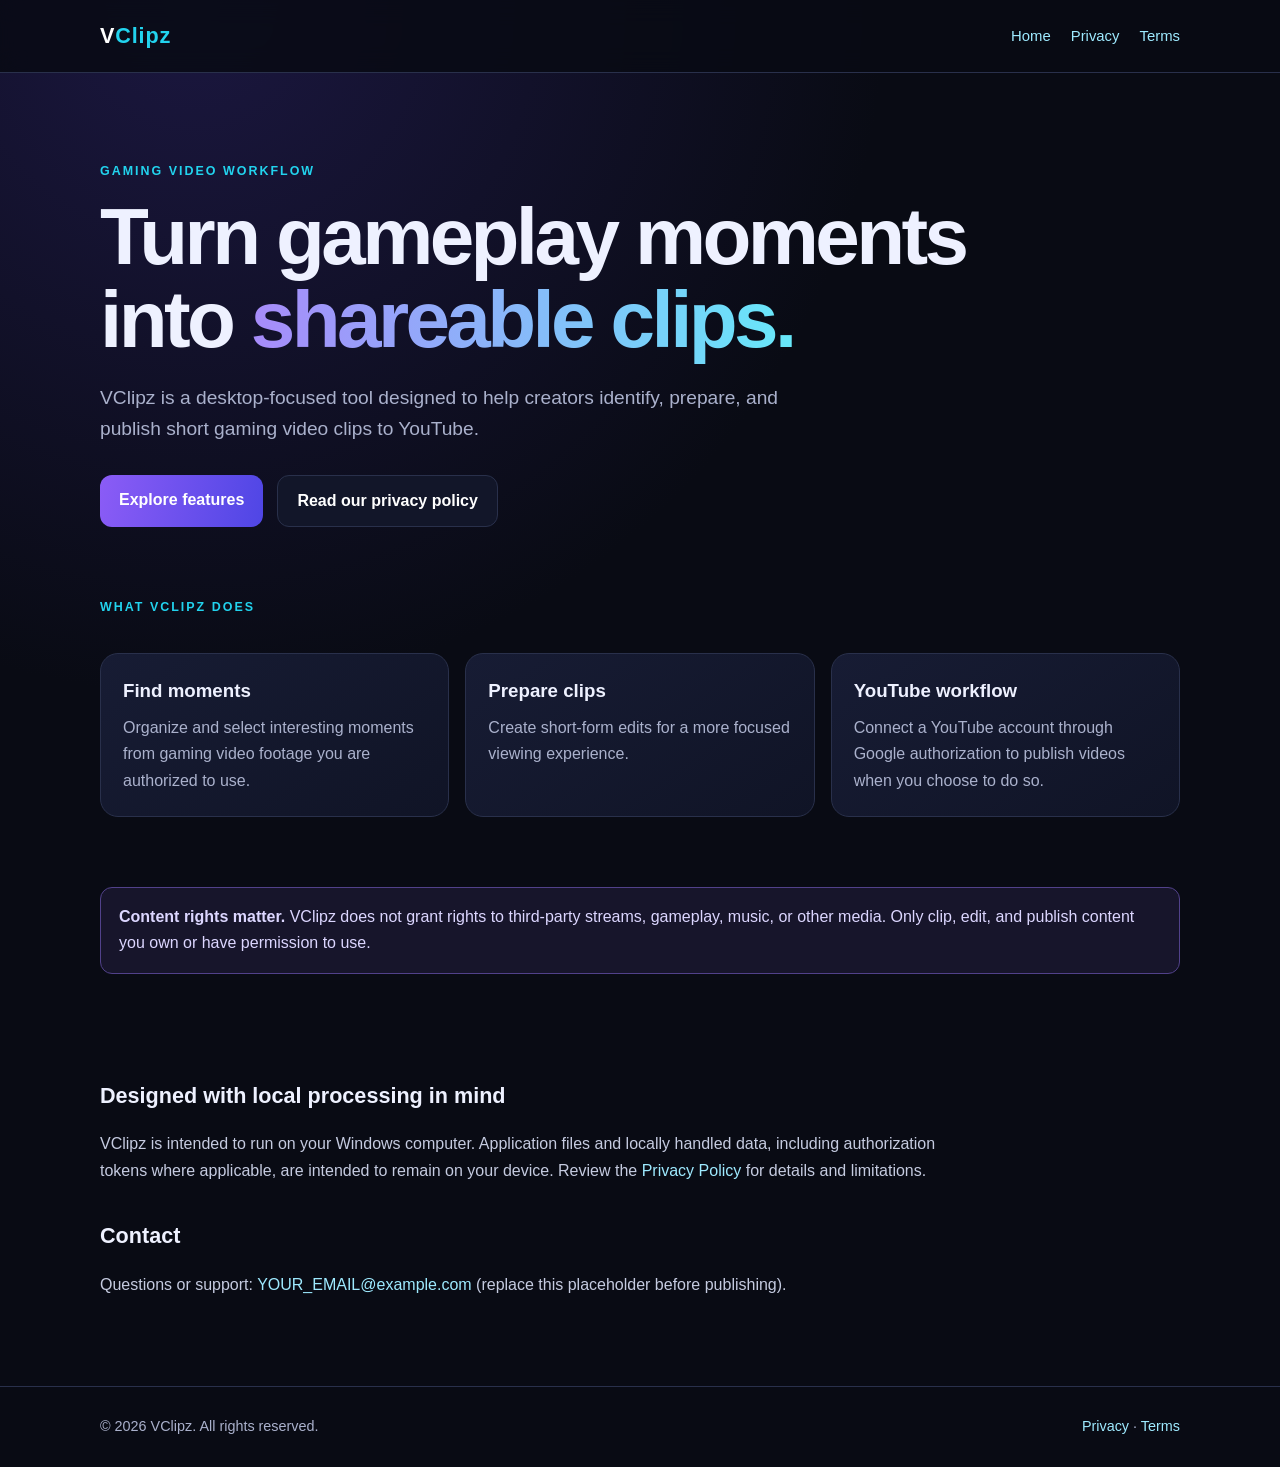
<file: index.html>
<!doctype html>
<html lang="en"><head><meta charset="utf-8"><meta name="viewport" content="width=device-width,initial-scale=1"><meta name="description" content="VClipz helps you create short gaming clips and prepare them for YouTube publishing."><title>VClipz — Gaming clips, made simpler</title><link rel="stylesheet" href="style.css"></head>
<body><header><div class="wrap nav"><a class="brand" href="index.html">V<span>Clipz</span></a><nav><a href="index.html">Home</a><a href="privacy.html">Privacy</a><a href="terms.html">Terms</a></nav></div></header>
<main class="wrap"><section class="hero"><div class="eyebrow">Gaming video workflow</div><h1>Turn gameplay moments<br>into <span class="glow">shareable clips.</span></h1><p class="lead">VClipz is a desktop-focused tool designed to help creators identify, prepare, and publish short gaming video clips to YouTube.</p><div class="actions"><a class="btn" href="#features">Explore features</a><a class="btn secondary" href="privacy.html">Read our privacy policy</a></div></section>
<section id="features"><div class="eyebrow">What VClipz does</div><div class="grid">
<article class="card"><h3>Find moments</h3><p>Organize and select interesting moments from gaming video footage you are authorized to use.</p></article>
<article class="card"><h3>Prepare clips</h3><p>Create short-form edits for a more focused viewing experience.</p></article>
<article class="card"><h3>YouTube workflow</h3><p>Connect a YouTube account through Google authorization to publish videos when you choose to do so.</p></article>
</div></section>
<div class="notice"><strong>Content rights matter.</strong> VClipz does not grant rights to third-party streams, gameplay, music, or other media. Only clip, edit, and publish content you own or have permission to use.</div>
<section class="content"><h2>Designed with local processing in mind</h2><p>VClipz is intended to run on your Windows computer. Application files and locally handled data, including authorization tokens where applicable, are intended to remain on your device. Review the <a href="privacy.html">Privacy Policy</a> for details and limitations.</p><h2>Contact</h2><p>Questions or support: <a href="mailto:YOUR_EMAIL@example.com">YOUR_EMAIL@example.com</a> (replace this placeholder before publishing).</p></section></main>
<footer><div class="wrap foot"><span>© 2026 VClipz. All rights reserved.</span><span><a href="privacy.html">Privacy</a> · <a href="terms.html">Terms</a></span></div></footer></body></html>
</file>
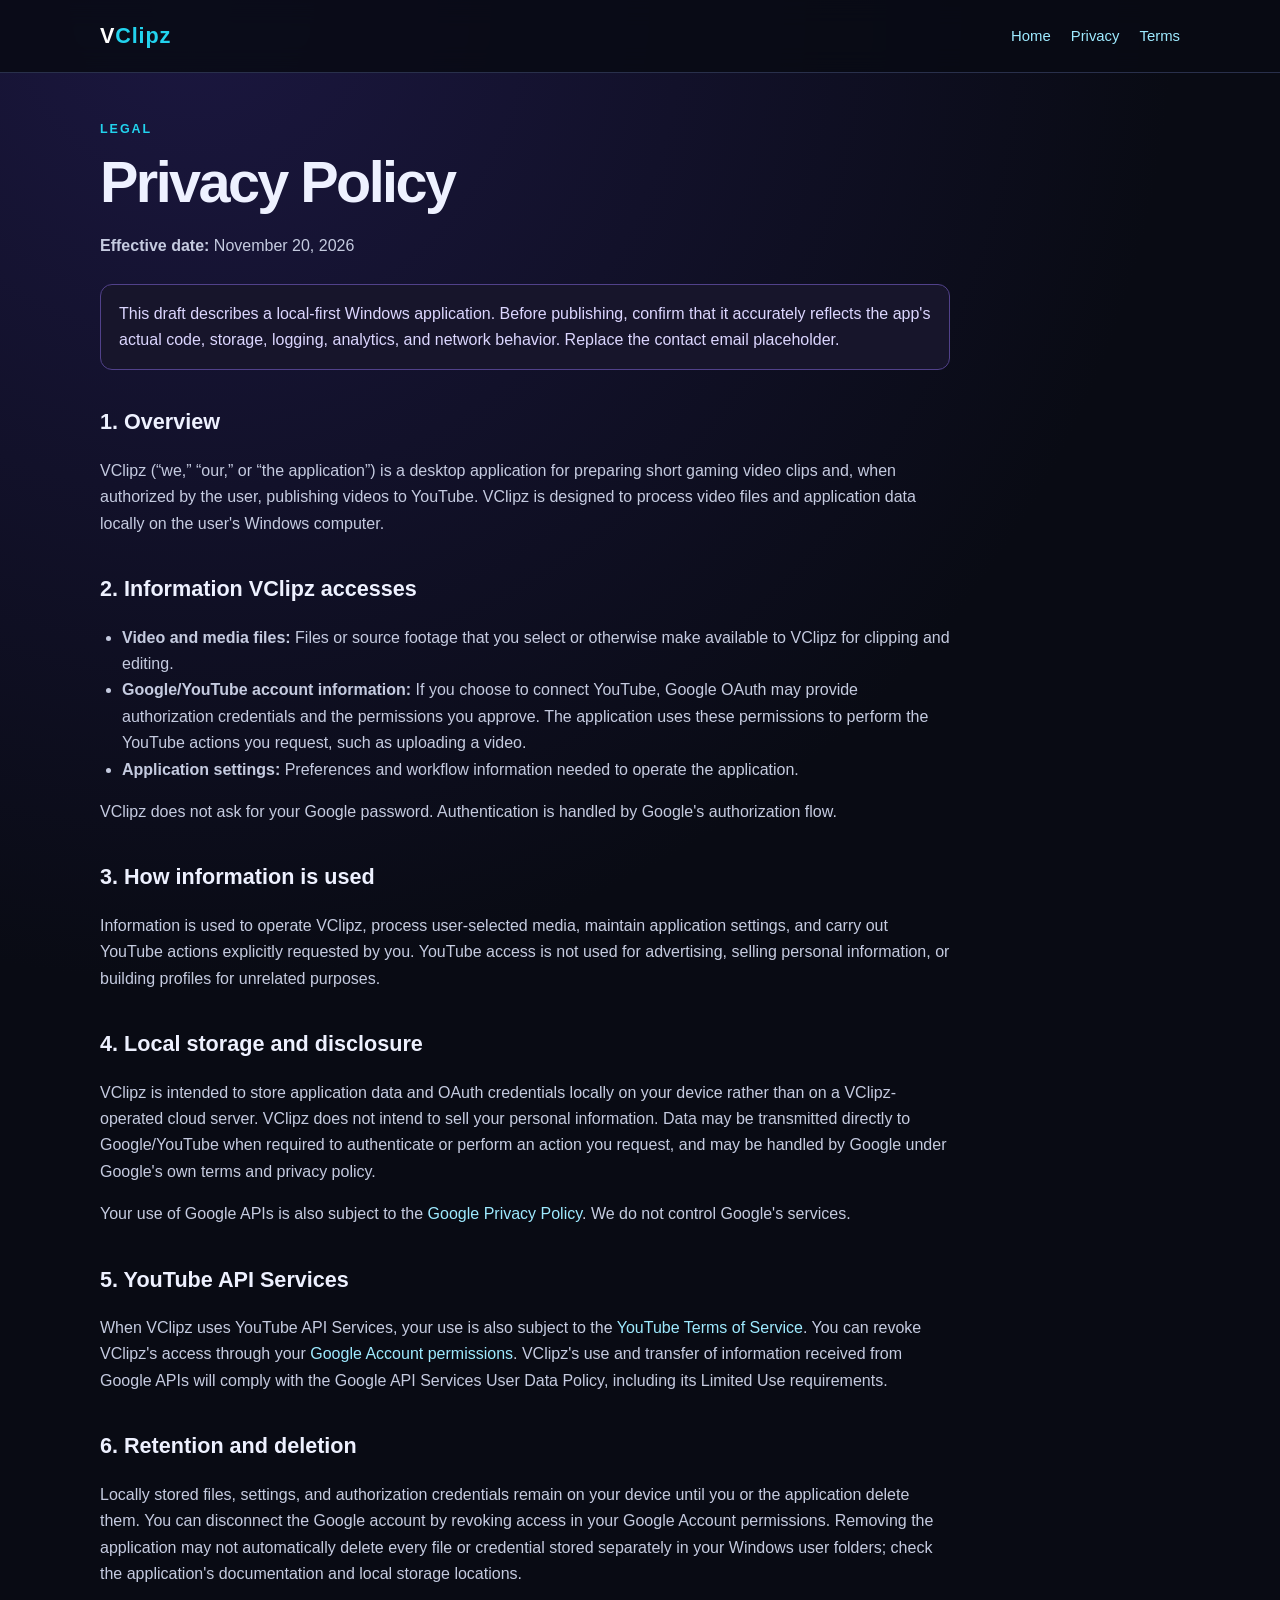
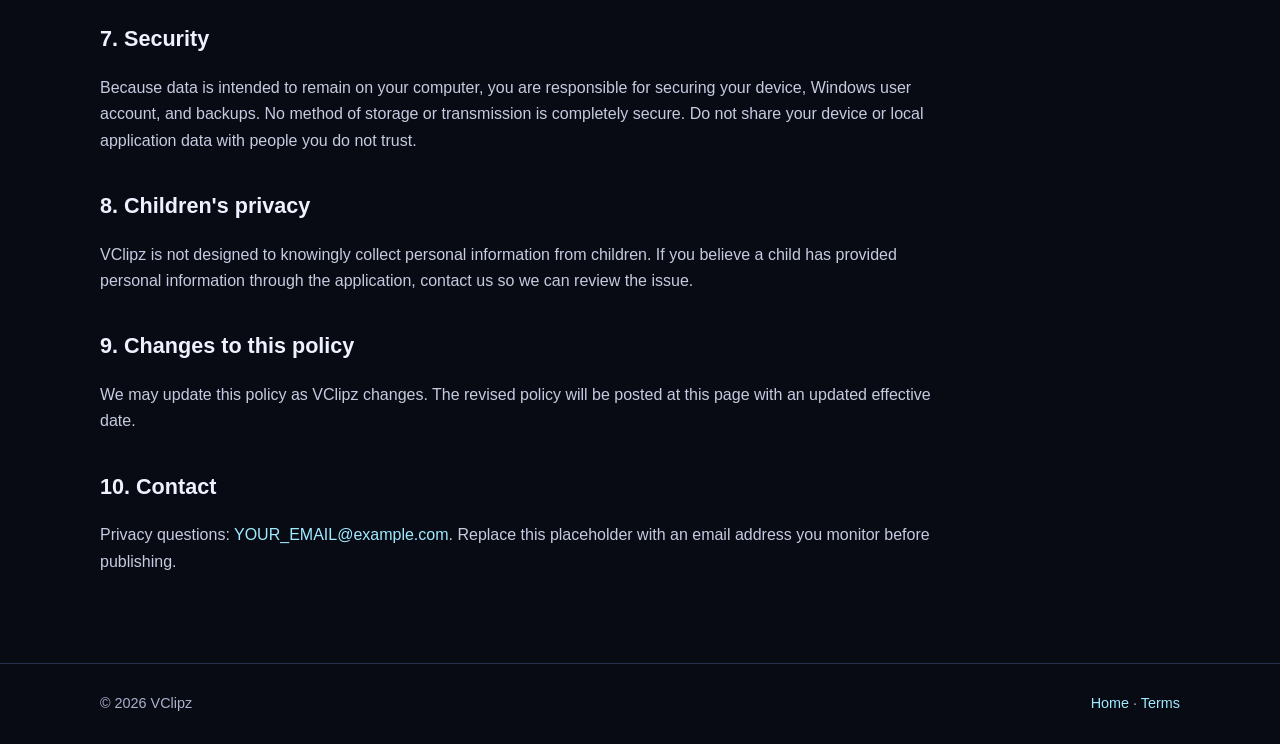
<file: privacy.html>
<!doctype html>
<html lang="en"><head><meta charset="utf-8"><meta name="viewport" content="width=device-width,initial-scale=1"><title>Privacy Policy — VClipz</title><link rel="stylesheet" href="style.css"></head><body>
<header><div class="wrap nav"><a class="brand" href="index.html">V<span>Clipz</span></a><nav><a href="index.html">Home</a><a href="privacy.html">Privacy</a><a href="terms.html">Terms</a></nav></div></header>
<main class="wrap"><section class="content"><div class="eyebrow">Legal</div><h1>Privacy Policy</h1><p><strong>Effective date:</strong> November 20, 2026</p>
<div class="notice">This draft describes a local-first Windows application. Before publishing, confirm that it accurately reflects the app's actual code, storage, logging, analytics, and network behavior. Replace the contact email placeholder.</div>
<h2>1. Overview</h2><p>VClipz (“we,” “our,” or “the application”) is a desktop application for preparing short gaming video clips and, when authorized by the user, publishing videos to YouTube. VClipz is designed to process video files and application data locally on the user's Windows computer.</p>
<h2>2. Information VClipz accesses</h2><ul><li><strong>Video and media files:</strong> Files or source footage that you select or otherwise make available to VClipz for clipping and editing.</li><li><strong>Google/YouTube account information:</strong> If you choose to connect YouTube, Google OAuth may provide authorization credentials and the permissions you approve. The application uses these permissions to perform the YouTube actions you request, such as uploading a video.</li><li><strong>Application settings:</strong> Preferences and workflow information needed to operate the application.</li></ul><p>VClipz does not ask for your Google password. Authentication is handled by Google's authorization flow.</p>
<h2>3. How information is used</h2><p>Information is used to operate VClipz, process user-selected media, maintain application settings, and carry out YouTube actions explicitly requested by you. YouTube access is not used for advertising, selling personal information, or building profiles for unrelated purposes.</p>
<h2>4. Local storage and disclosure</h2><p>VClipz is intended to store application data and OAuth credentials locally on your device rather than on a VClipz-operated cloud server. VClipz does not intend to sell your personal information. Data may be transmitted directly to Google/YouTube when required to authenticate or perform an action you request, and may be handled by Google under Google's own terms and privacy policy.</p><p>Your use of Google APIs is also subject to the <a href="https://policies.google.com/privacy" target="_blank" rel="noopener">Google Privacy Policy</a>. We do not control Google's services.</p>
<h2>5. YouTube API Services</h2><p>When VClipz uses YouTube API Services, your use is also subject to the <a href="https://www.youtube.com/t/terms" target="_blank" rel="noopener">YouTube Terms of Service</a>. You can revoke VClipz's access through your <a href="https://myaccount.google.com/permissions" target="_blank" rel="noopener">Google Account permissions</a>. VClipz's use and transfer of information received from Google APIs will comply with the Google API Services User Data Policy, including its Limited Use requirements.</p>
<h2>6. Retention and deletion</h2><p>Locally stored files, settings, and authorization credentials remain on your device until you or the application delete them. You can disconnect the Google account by revoking access in your Google Account permissions. Removing the application may not automatically delete every file or credential stored separately in your Windows user folders; check the application's documentation and local storage locations.</p>
<h2>7. Security</h2><p>Because data is intended to remain on your computer, you are responsible for securing your device, Windows user account, and backups. No method of storage or transmission is completely secure. Do not share your device or local application data with people you do not trust.</p>
<h2>8. Children's privacy</h2><p>VClipz is not designed to knowingly collect personal information from children. If you believe a child has provided personal information through the application, contact us so we can review the issue.</p>
<h2>9. Changes to this policy</h2><p>We may update this policy as VClipz changes. The revised policy will be posted at this page with an updated effective date.</p>
<h2>10. Contact</h2><p>Privacy questions: <a href="mailto:YOUR_EMAIL@example.com">YOUR_EMAIL@example.com</a>. Replace this placeholder with an email address you monitor before publishing.</p>
</section></main><footer><div class="wrap foot"><span>© 2026 VClipz</span><span><a href="index.html">Home</a> · <a href="terms.html">Terms</a></span></div></footer></body></html>
</file>
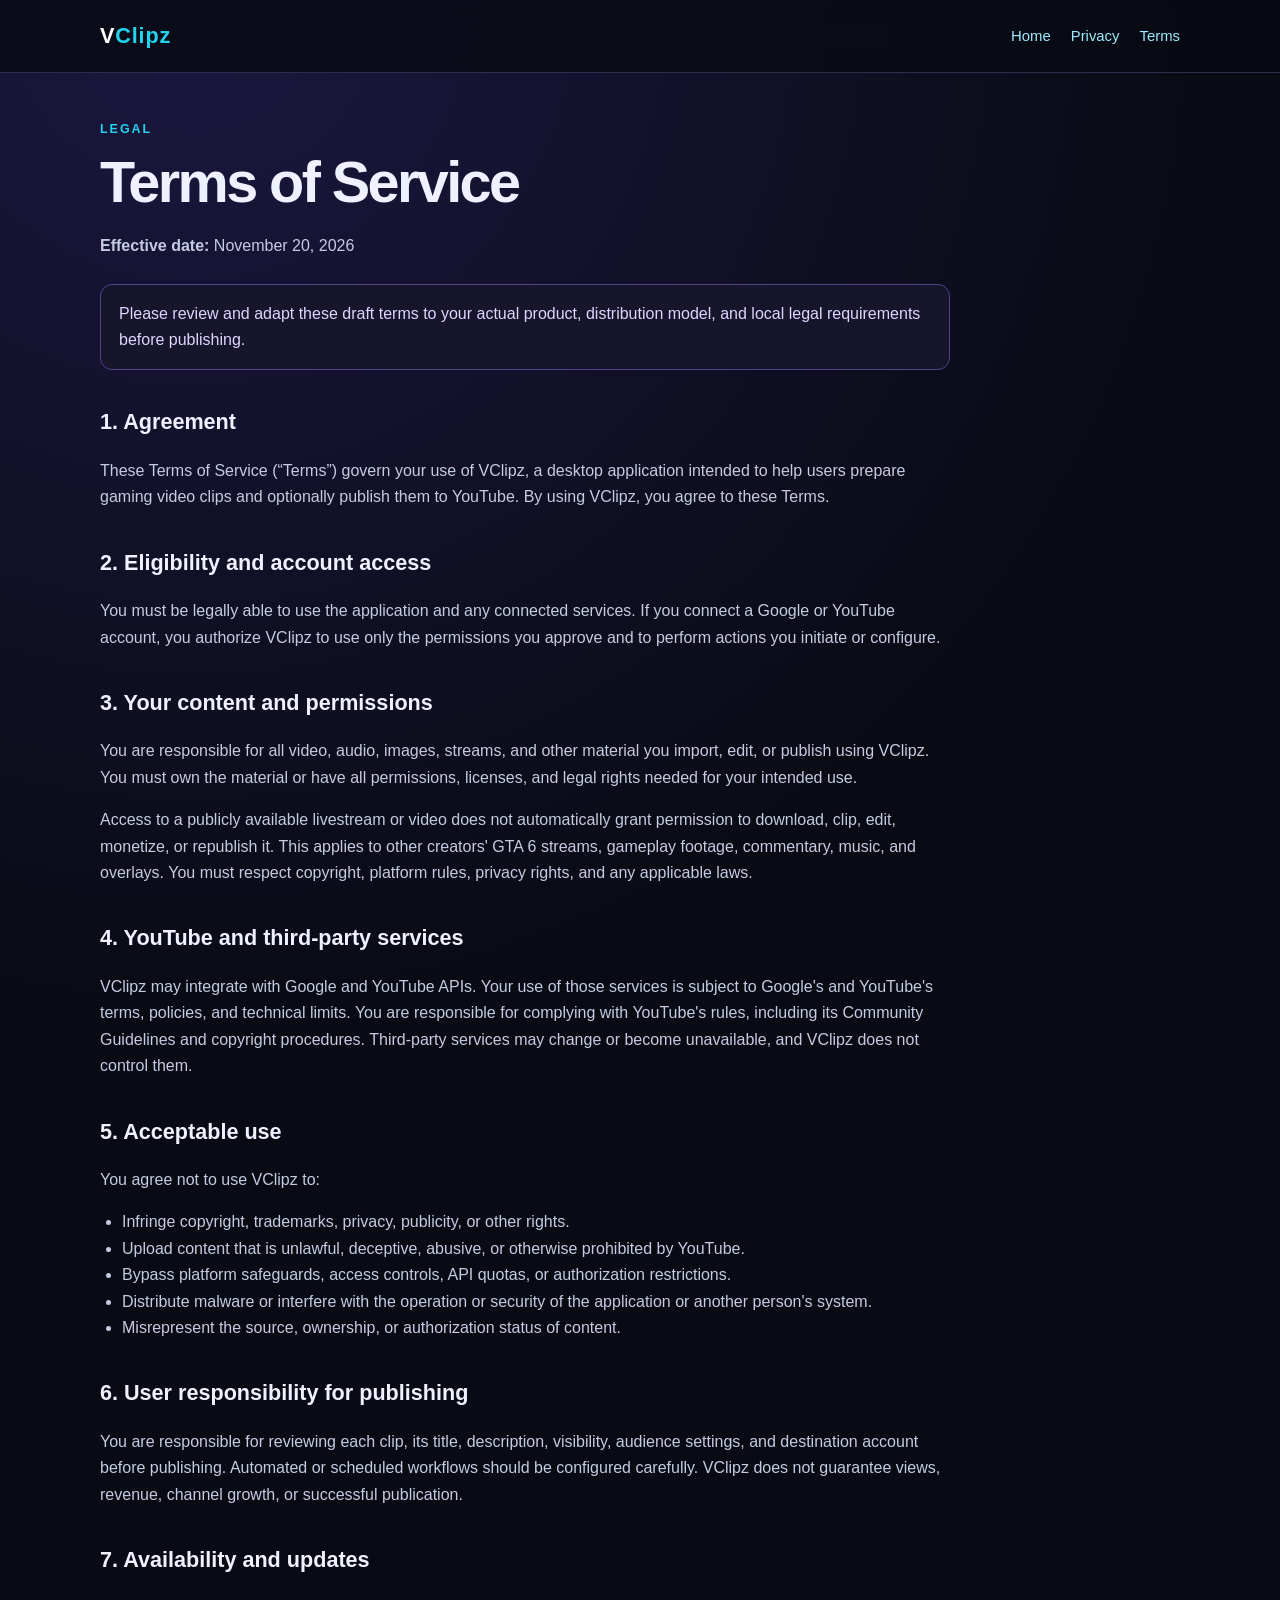
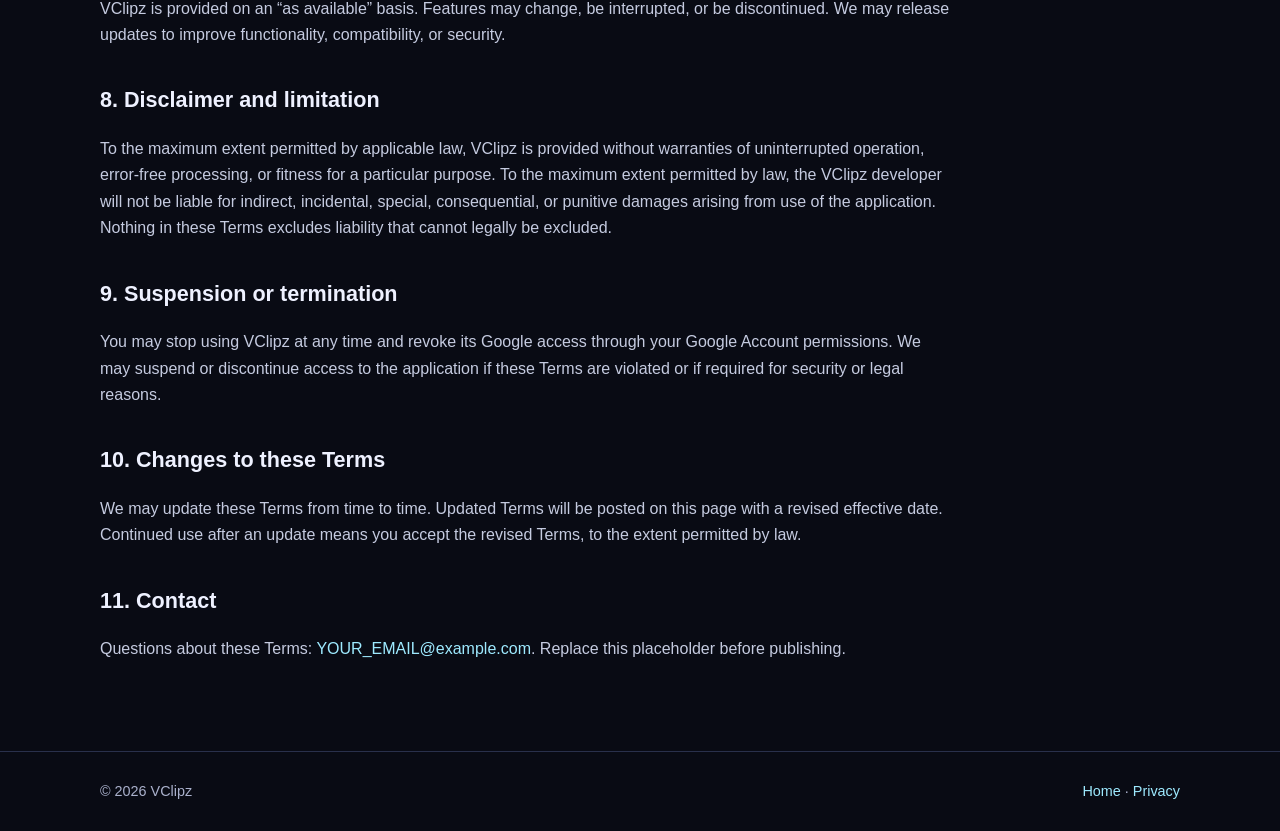
<file: terms.html>
<!doctype html>
<html lang="en"><head><meta charset="utf-8"><meta name="viewport" content="width=device-width,initial-scale=1"><title>Terms of Service — VClipz</title><link rel="stylesheet" href="style.css"></head><body>
<header><div class="wrap nav"><a class="brand" href="index.html">V<span>Clipz</span></a><nav><a href="index.html">Home</a><a href="privacy.html">Privacy</a><a href="terms.html">Terms</a></nav></div></header>
<main class="wrap"><section class="content"><div class="eyebrow">Legal</div><h1>Terms of Service</h1><p><strong>Effective date:</strong> November 20, 2026</p>
<div class="notice">Please review and adapt these draft terms to your actual product, distribution model, and local legal requirements before publishing.</div>
<h2>1. Agreement</h2><p>These Terms of Service (“Terms”) govern your use of VClipz, a desktop application intended to help users prepare gaming video clips and optionally publish them to YouTube. By using VClipz, you agree to these Terms.</p>
<h2>2. Eligibility and account access</h2><p>You must be legally able to use the application and any connected services. If you connect a Google or YouTube account, you authorize VClipz to use only the permissions you approve and to perform actions you initiate or configure.</p>
<h2>3. Your content and permissions</h2><p>You are responsible for all video, audio, images, streams, and other material you import, edit, or publish using VClipz. You must own the material or have all permissions, licenses, and legal rights needed for your intended use.</p><p>Access to a publicly available livestream or video does not automatically grant permission to download, clip, edit, monetize, or republish it. This applies to other creators' GTA 6 streams, gameplay footage, commentary, music, and overlays. You must respect copyright, platform rules, privacy rights, and any applicable laws.</p>
<h2>4. YouTube and third-party services</h2><p>VClipz may integrate with Google and YouTube APIs. Your use of those services is subject to Google's and YouTube's terms, policies, and technical limits. You are responsible for complying with YouTube's rules, including its Community Guidelines and copyright procedures. Third-party services may change or become unavailable, and VClipz does not control them.</p>
<h2>5. Acceptable use</h2><p>You agree not to use VClipz to:</p><ul><li>Infringe copyright, trademarks, privacy, publicity, or other rights.</li><li>Upload content that is unlawful, deceptive, abusive, or otherwise prohibited by YouTube.</li><li>Bypass platform safeguards, access controls, API quotas, or authorization restrictions.</li><li>Distribute malware or interfere with the operation or security of the application or another person's system.</li><li>Misrepresent the source, ownership, or authorization status of content.</li></ul>
<h2>6. User responsibility for publishing</h2><p>You are responsible for reviewing each clip, its title, description, visibility, audience settings, and destination account before publishing. Automated or scheduled workflows should be configured carefully. VClipz does not guarantee views, revenue, channel growth, or successful publication.</p>
<h2>7. Availability and updates</h2><p>VClipz is provided on an “as available” basis. Features may change, be interrupted, or be discontinued. We may release updates to improve functionality, compatibility, or security.</p>
<h2>8. Disclaimer and limitation</h2><p>To the maximum extent permitted by applicable law, VClipz is provided without warranties of uninterrupted operation, error-free processing, or fitness for a particular purpose. To the maximum extent permitted by law, the VClipz developer will not be liable for indirect, incidental, special, consequential, or punitive damages arising from use of the application. Nothing in these Terms excludes liability that cannot legally be excluded.</p>
<h2>9. Suspension or termination</h2><p>You may stop using VClipz at any time and revoke its Google access through your Google Account permissions. We may suspend or discontinue access to the application if these Terms are violated or if required for security or legal reasons.</p>
<h2>10. Changes to these Terms</h2><p>We may update these Terms from time to time. Updated Terms will be posted on this page with a revised effective date. Continued use after an update means you accept the revised Terms, to the extent permitted by law.</p>
<h2>11. Contact</h2><p>Questions about these Terms: <a href="mailto:YOUR_EMAIL@example.com">YOUR_EMAIL@example.com</a>. Replace this placeholder before publishing.</p>
</section></main><footer><div class="wrap foot"><span>© 2026 VClipz</span><span><a href="index.html">Home</a> · <a href="privacy.html">Privacy</a></span></div></footer></body></html>
</file>
<file: style.css>
:root{--bg:#090b14;--panel:#121629;--text:#eef1ff;--muted:#aab1cc;--accent:#8b5cf6;--accent2:#22d3ee;--line:#29304b}
*{box-sizing:border-box}body{margin:0;background:radial-gradient(circle at 15% 0%,#1b1740 0,transparent 38%),var(--bg);color:var(--text);font:16px/1.65 Inter,Segoe UI,Arial,sans-serif}
a{color:#9eeaff;text-decoration:none}a:hover{text-decoration:underline}.wrap{width:min(1080px,92%);margin:auto}
header{border-bottom:1px solid var(--line);background:#090b14dd;backdrop-filter:blur(12px);position:sticky;top:0}
.nav{display:flex;align-items:center;justify-content:space-between;gap:20px;padding:18px 0}.brand{font-weight:900;font-size:1.35rem;letter-spacing:.04em;color:white}.brand span{color:var(--accent2)}nav{display:flex;gap:20px;flex-wrap:wrap;font-size:.93rem}
.hero{padding:88px 0 70px}.eyebrow{color:var(--accent2);font-weight:700;text-transform:uppercase;letter-spacing:.16em;font-size:.78rem}
h1{font-size:clamp(2.5rem,7vw,5rem);line-height:1.04;margin:14px 0 20px;letter-spacing:-.045em}h1 .glow{background:linear-gradient(90deg,#a78bfa,#67e8f9);-webkit-background-clip:text;background-clip:text;color:transparent}
.lead{font-size:1.2rem;color:var(--muted);max-width:700px}.actions{display:flex;gap:14px;flex-wrap:wrap;margin-top:30px}.btn{display:inline-block;padding:12px 19px;border-radius:12px;background:linear-gradient(100deg,var(--accent),#4f46e5);color:white;font-weight:700}.btn.secondary{background:var(--panel);border:1px solid var(--line)}
.grid{display:grid;grid-template-columns:repeat(auto-fit,minmax(220px,1fr));gap:16px;margin:35px 0 70px}.card{background:linear-gradient(145deg,#171c34,#101426);border:1px solid var(--line);border-radius:18px;padding:22px}.card h3{margin:0 0 8px}.card p{color:var(--muted);margin:0}
section.content{padding:46px 0 72px;max-width:850px}section.content h1{font-size:clamp(2.3rem,5vw,3.6rem)}section.content h2{margin-top:34px;font-size:1.35rem}section.content p,section.content li{color:#c5cbe0}section.content ul{padding-left:22px}
.notice{border:1px solid #51418a;background:#17152b;padding:16px 18px;border-radius:12px;color:#dcd6ff;margin:24px 0}
footer{border-top:1px solid var(--line);padding:28px 0;color:var(--muted);font-size:.9rem}.foot{display:flex;justify-content:space-between;gap:15px;flex-wrap:wrap}
@media(max-width:600px){.nav{align-items:flex-start;flex-direction:column}.hero{padding:62px 0 45px}}
</file>
